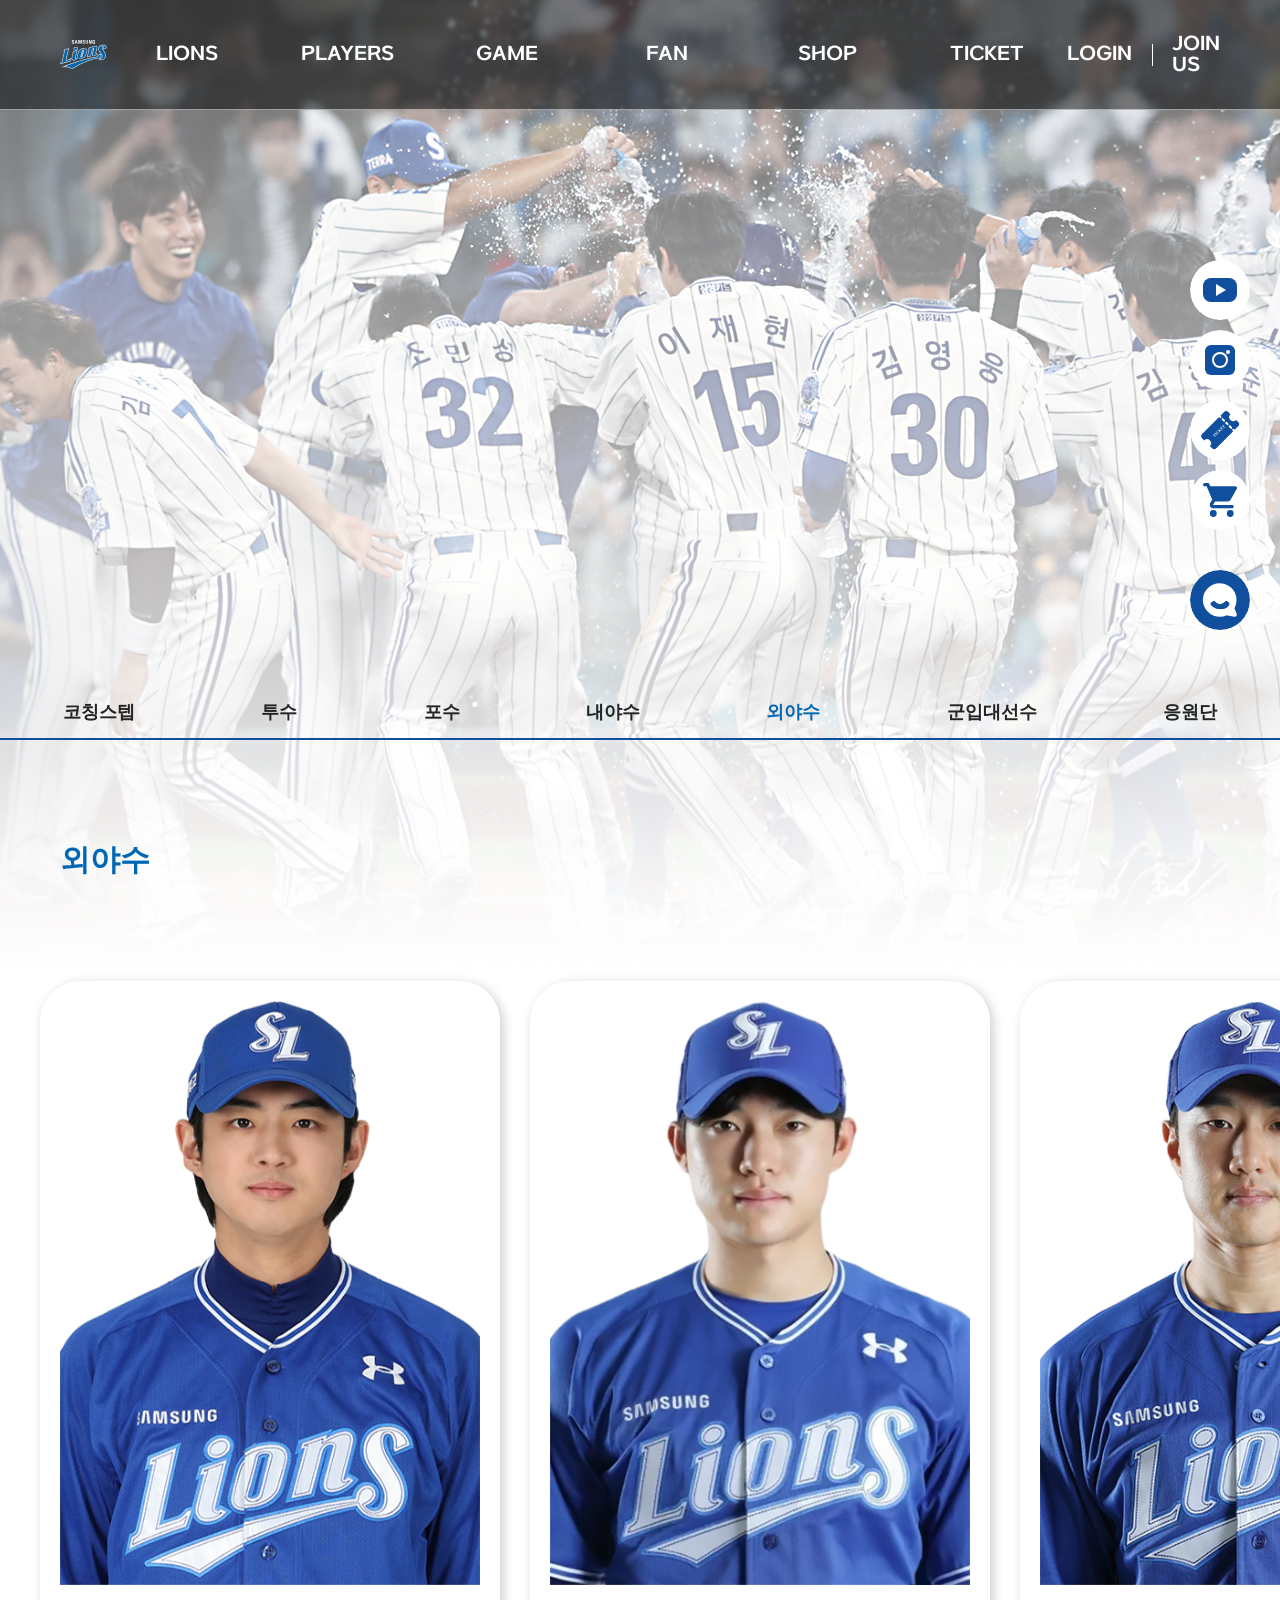
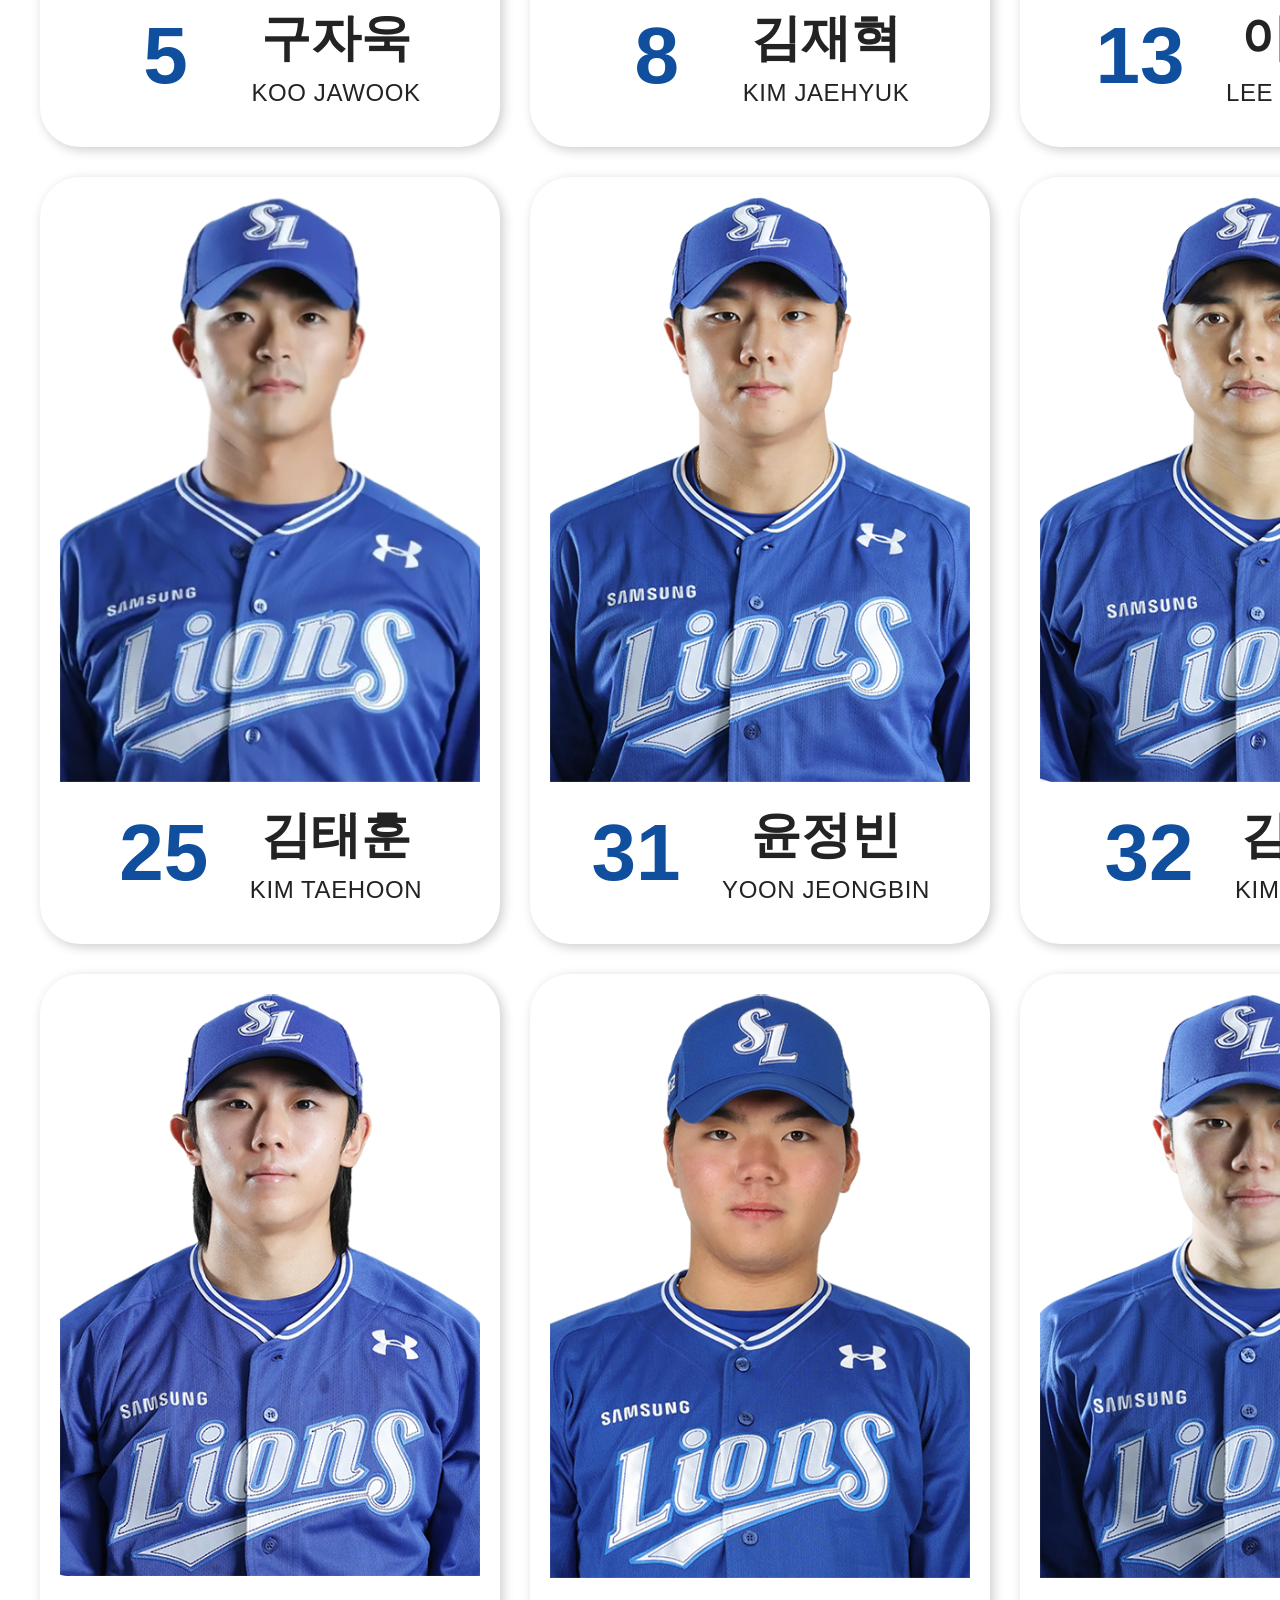
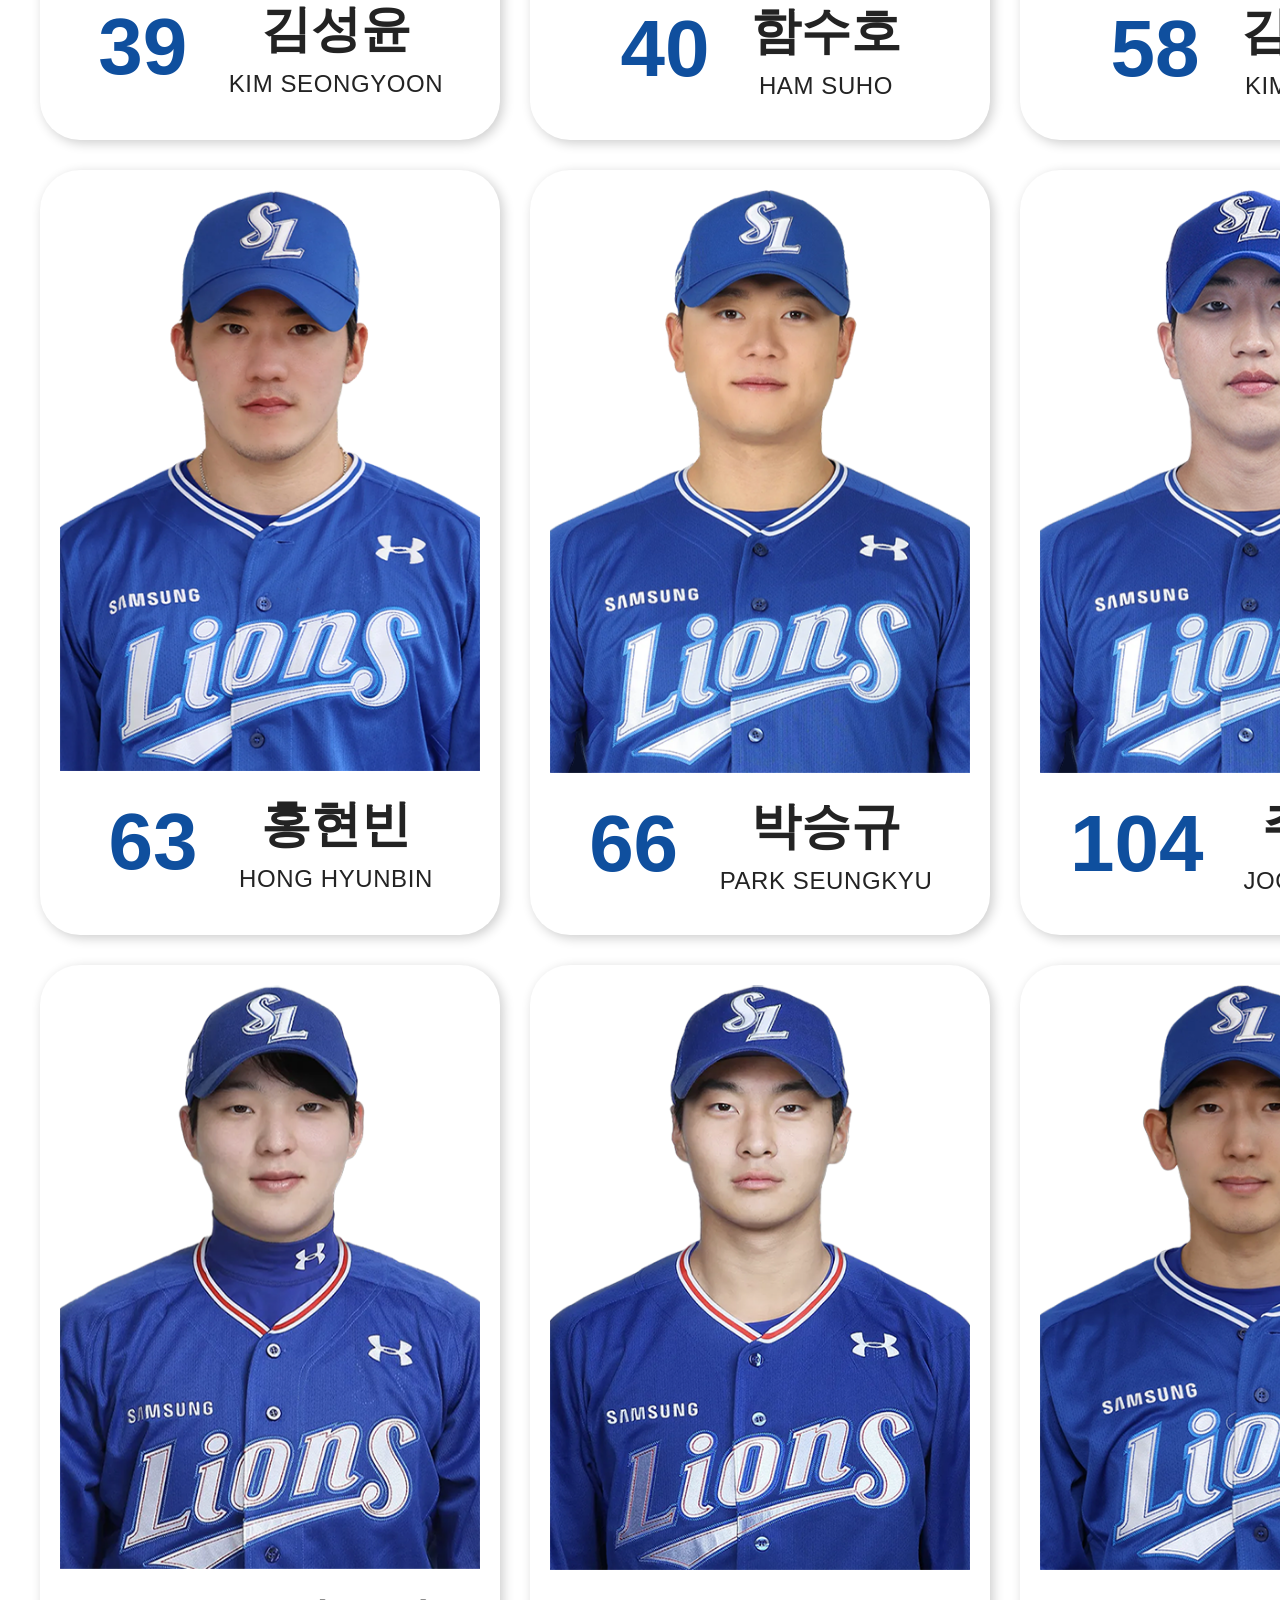
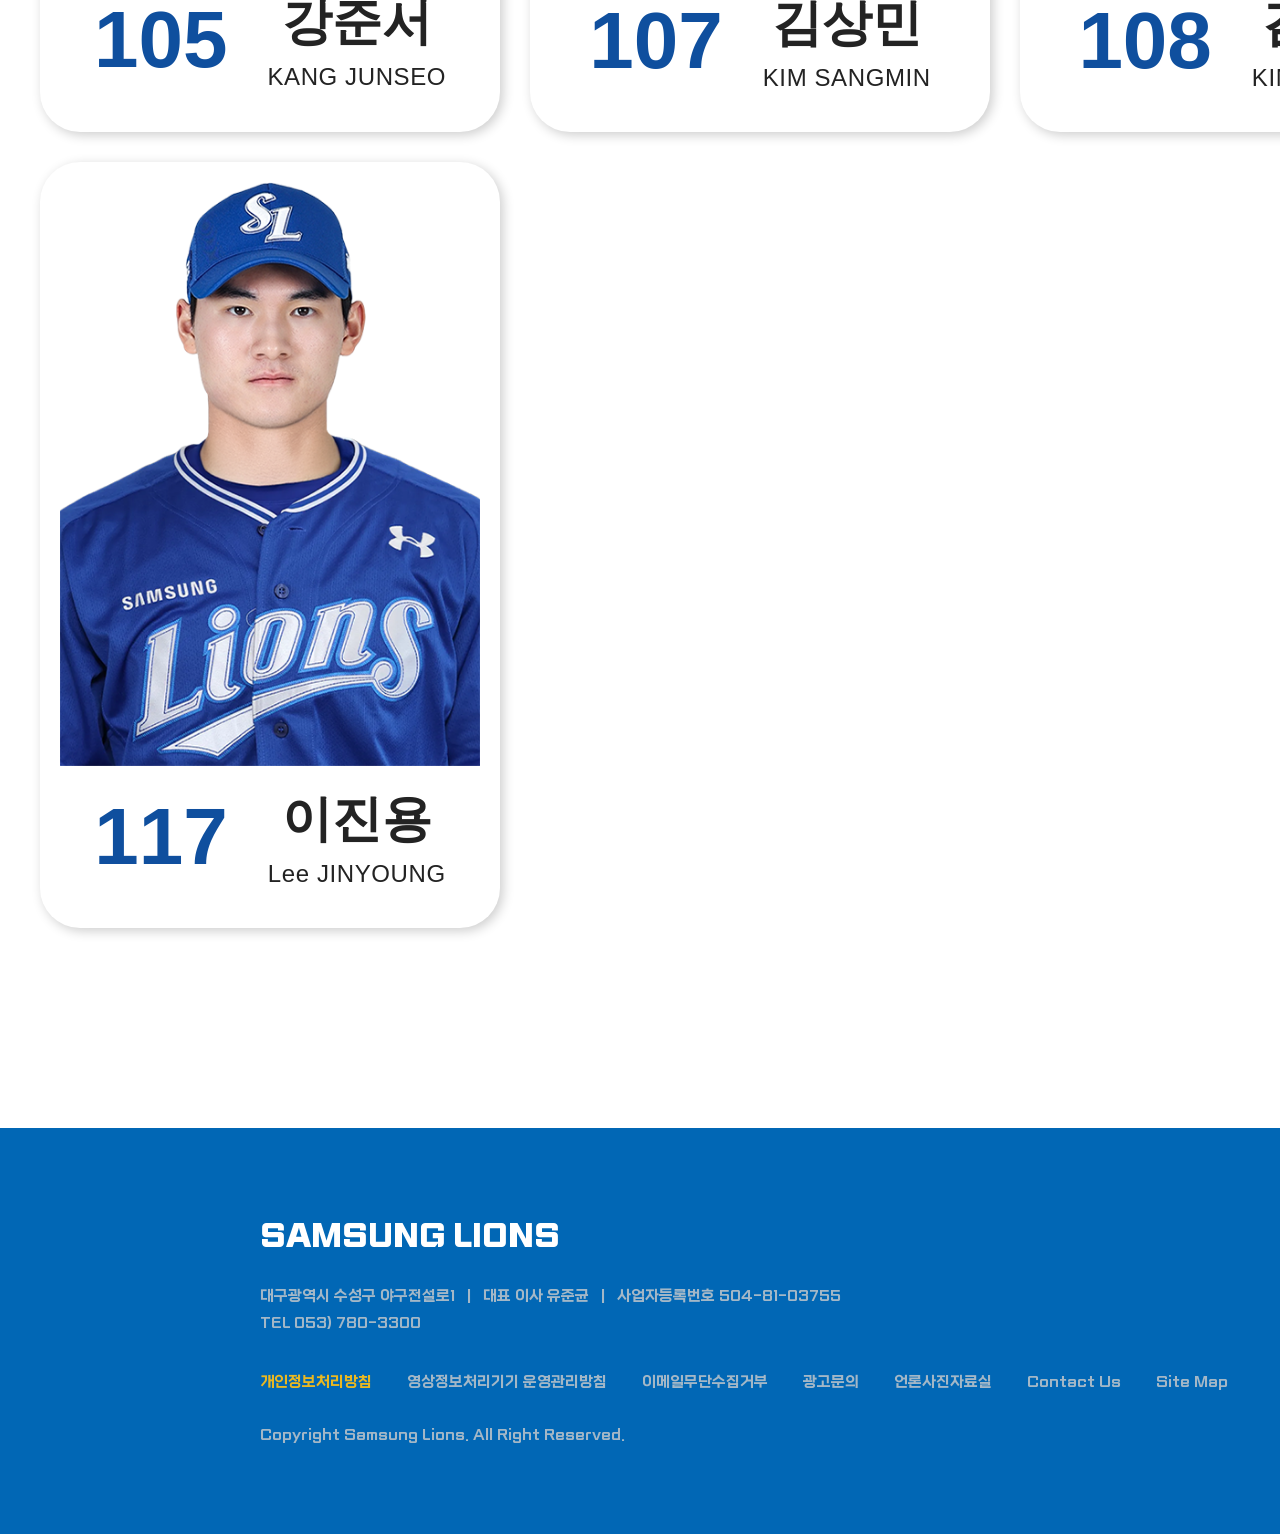
<file: index_sub1.html>
<!DOCTYPE html>
<html lang="en">
<head>
  <meta charset="UTF-8">
  <meta name="viewport" content="width=device-width, initial-scale=1.0">
  <title>삼성라이온즈</title>
  <!-- favicon -->
  <link href="./Images/favicon.png" rel="icon">

  <link rel="stylesheet" href="./CSS/reset.css">
  <link rel="stylesheet" href="./CSS/var.css">
  <link rel="stylesheet" href="./CSS/common.css">
  <link rel="stylesheet" href="./CSS/playerlist.css">
</head>
<body>
  <!-- header -->
  <header>
    <div class="inner">
      <h1>
        <a href="./index.html">
          <img src="./Images/logo.svg" alt="SAMSUNG LIONS">
        </a>
      </h1>
      <nav aria-label="Main">
        <ul class="depth1">
          <li>
            <a href="./index_sub1.html">LIONS</a>
            <ul class="depth2">
              <li><a href="./index_sub1.html">구단소개</a></li>
              <li><a href="./index_sub1.html">히스토리</a></li>
              <li><a href="./index_sub1.html">구단 CI</a></li>
              <li><a href="./index_sub1.html">GO! 라이온즈파크</a></li>
              <li><a href="./index_sub1.html">라이온즈 파트너</a></li>
            </ul>
          </li>
          <li>
            <a href="./index_sub1.html">PLAYERS</a>
            <ul class="depth2">
              <li><a href="./index_sub1.html">코칭스태프</a></li>
              <li><a href="./index_sub1.html">투수</a></li>
              <li><a href="./index_sub1.html">포수</a></li>
              <li><a href="./index_sub1.html">내야수</a></li>
              <li><a href="./index_sub1.html">외야수</a></li>
              <li><a href="./index_sub1.html">군입대선수</a></li>
              <li><a href="./index_sub1.html">응원단</a></li>
            </ul>
          </li>
          <li>
            <a href="./index_sub1.html">GAME</a>
            <ul class="depth2">
              <li><a href="./index_sub1.html">정규리그</a></li>
              <li><a href="./index_sub1.html">퓨처스리그</a></li>
            </ul>
          </li>
          <li>
            <a href="./index_sub1.html">FAN</a>
            <ul class="depth2">
              <li><a href="./index_sub1.html">라이온즈 스토리</a></li>
              <li><a href="./index_sub1.html">라이온즈 갤러리</a></li>
              <li><a href="./index_sub1.html">SNS</a></li>
              <li><a href="./index_sub1.html">월페이퍼</a></li>
              <li><a href="./index_sub1.html">팬클럽</a></li>
              <li><a href="./index_sub1.html">응원가</a></li>
            </ul>
          </li>
          <li><a href="https://samsunglionsmall.com/" target="_blank">SHOP</a></li>
          <li><a href="https://www.ticketlink.co.kr/sports/137/57" target="_blank">TICKET</a> </li>
        </ul>
        <div class="drop-bg" aria-hidden="true"></div>
      </nav>
      <div class="right">
        <ul>
          <li><a href="#none">LOGIN</a></li>
          <li><a href="#none">JOIN US</a></li>
        </ul>
      </div>
    </div>
  </header>
  <!-- //header -->

  <!-- main -->
  <main>
    <section>
      <div class="container">
        <nav>
          <ul>
            <li><a href="./index_sub1.html">코칭스텝</a></li>
            <li><a href="./index_sub1.html">투수</a></li>
            <li><a href="./index_sub1.html">포수</a></li>
            <li><a href="./index_sub1.html">내야수</a></li>
            <li><a href="./index_sub1.html" class="is-active">외야수</a></li>
            <li><a href="./index_sub1.html">군입대선수</a></li>
            <li><a href="./index_sub1.html">응원단</a></li>
          </ul>
        </nav>
        <h1>외야수</h1>
        <div class="list">
          <article class="card">
            <div class="card-img">
              <div class="thumb">
                <img src="./Images/outfielder5.png" alt="">
                <a href="./index_sub2.html" class="btn-profile">프로필</a>
              </div>
            </div>
            <div class="card-info">
              <span>5</span>
              <div class="player-name">
                <strong class="ko">구자욱</strong>
                <span class="en">KOO JAWOOK</span>
              </div>
            </div>
          </article>
          <article class="card">
            <div class="card-img">
              <div class="thumb">
                <img src="./Images/outfielder8.png" alt="">
                <a href="./index_sub2.html" class="btn-profile">프로필</a>
              </div>
            </div>
            <div class="card-info">
              <span>8</span>
              <div class="player-name">
                <strong class="ko">김재혁</strong>
                <span class="en">KIM JAEHYUK</span>
              </div>
            </div>
          </article>
          <article class="card">
            <div class="card-img">
              <div class="thumb">
                <img src="./Images/outfielder13.png" alt="">
                <a href="./index_sub2.html" class="btn-profile">프로필</a>
              </div>
            </div>
            <div class="card-info">
              <span>13</span>
              <div class="player-name">
                <strong class="ko">이성규</strong>
                <span class="en">LEE SUNGGYU</span>
              </div>
            </div>
          </article>
          <article class="card">
            <div class="card-img">
              <div class="thumb">
                <img src="./Images/outfielder25.png" alt="">
                <a href="./index_sub2.html" class="btn-profile">프로필</a>
              </div>
            </div>
            <div class="card-info">
              <span>25</span>
              <div class="player-name">
                <strong class="ko">김태훈</strong>
                <span class="en">KIM TAEHOON</span>
              </div>
            </div>
          </article>
          <article class="card">
            <div class="card-img">
              <div class="thumb">
                <img src="./Images/outfielder31.png" alt="">
                <a href="./index_sub2.html" class="btn-profile">프로필</a>
              </div>
            </div>
            <div class="card-info">
              <span>31</span>
              <div class="player-name">
                <strong class="ko">윤정빈</strong>
                <span class="en">YOON JEONGBIN</span>
              </div>
            </div>
          </article>
          <article class="card">
            <div class="card-img">
              <div class="thumb">
                <img src="./Images/outfielder32.png" alt="">
                <a href="./index_sub2.html" class="btn-profile">프로필</a>
              </div>
            </div>
            <div class="card-info">
              <span>32</span>
              <div class="player-name">
                <strong class="ko">김헌곤</strong>
                <span class="en">KIM HUNGON</span>
              </div>
            </div>
          </article>
          <article class="card">
            <div class="card-img">
              <div class="thumb">
                <img src="./Images/outfielder39.png" alt="">
                <a href="./index_sub2.html" class="btn-profile">프로필</a>
              </div>
            </div>
            <div class="card-info">
              <span>39</span>
              <div class="player-name">
                <strong class="ko">김성윤</strong>
                <span class="en">KIM SEONGYOON</span>
              </div>
            </div>
          </article>
          <article class="card">
            <div class="card-img">
              <div class="thumb">
                <img src="./Images/outfielder40.png" alt="">
                <a href="./index_sub2.html" class="btn-profile">프로필</a>
              </div>
            </div>
            <div class="card-info">
              <span>40</span>
              <div class="player-name">
                <strong class="ko">함수호</strong>
                <span class="en">HAM SUHO</span>
              </div>
            </div>
          </article>
          <article class="card">
            <div class="card-img">
              <div class="thumb">
                <img src="./Images/outfielder58.png" alt="">
                <a href="./index_sub2.html" class="btn-profile">프로필</a>
              </div>
            </div>
            <div class="card-info">
              <span>58</span>
              <div class="player-name">
                <strong class="ko">김지찬</strong>
                <span class="en">KIM JICHAN</span>
              </div>
            </div>
          </article>
          <article class="card">
            <div class="card-img">
              <div class="thumb">
                <img src="./Images/outfielder63.png" alt="">
                <a href="./index_sub2.html" class="btn-profile">프로필</a>
              </div>
            </div>
            <div class="card-info">
              <span>63</span>
              <div class="player-name">
                <strong class="ko">홍현빈</strong>
                <span class="en">HONG HYUNBIN</span>
              </div>
            </div>
          </article>
          <article class="card">
            <div class="card-img">
              <div class="thumb">
                <img src="./Images/outfielder66.png" alt="">
                <a href="./index_sub2.html" class="btn-profile">프로필</a>
              </div>
            </div>
            <div class="card-info">
              <span>66</span>
              <div class="player-name">
                <strong class="ko">박승규</strong>
                <span class="en">PARK SEUNGKYU</span>
              </div>
            </div>
          </article>
          <article class="card">
            <div class="card-img">
              <div class="thumb">
                <img src="./Images/outfielder104.png" alt="">
                <a href="./index_sub2.html" class="btn-profile">프로필</a>
              </div>
            </div>
            <div class="card-info">
              <span>104</span>
              <div class="player-name">
                <strong class="ko">주한울</strong>
                <span class="en">JOO HANWOOL</span>
              </div>
            </div>
          </article>
          <article class="card">
            <div class="card-img">
              <div class="thumb">
                <img src="./Images/outfielder105.png" alt="">
                <a href="./index_sub2.html" class="btn-profile">프로필</a>
              </div>
            </div>
            <div class="card-info">
              <span>105</span>
              <div class="player-name">
                <strong class="ko">강준서</strong>
                <span class="en">KANG JUNSEO</span>
              </div>
            </div>
          </article>
          <article class="card">
            <div class="card-img">
              <div class="thumb">
                <img src="./Images/outfielder107.png" alt="">
                <a href="./index_sub2.html" class="btn-profile">프로필</a>
              </div>
            </div>
            <div class="card-info">
              <span>107</span>
              <div class="player-name">
                <strong class="ko">김상민</strong>
                <span class="en">KIM SANGMIN</span>
              </div>
            </div>
          </article>
          <article class="card">
            <div class="card-img">
              <div class="thumb">
                <img src="./Images/outfielder108.png" alt="">
                <a href="./index_sub2.html" class="btn-profile">프로필</a>
              </div>
            </div>
            <div class="card-info">
              <span>108</span>
              <div class="player-name">
                <strong class="ko">김태근</strong>
                <span class="en">KIM TAEGEUN</span>
              </div>
            </div>
          </article>
          <article class="card">
            <div class="card-img">
              <div class="thumb">
                <img src="./Images/outfielder117.png" alt="">
                <a href="./index_sub2.html" class="btn-profile">프로필</a>
              </div>
            </div>
            <div class="card-info">
              <span>117</span>
              <div class="player-name">
                <strong class="ko">이진용</strong>
                <span class="en">Lee JINYOUNG</span>
              </div>
            </div>
          </article>
        </div>
      </div>
    </section>
  </main>

  <!-- snb -->
  <aside class="snb">
    <ul>
      <li>
        <a href="https://www.youtube.com/@lionstv1982"  class="youtube" target="_blank">youtube 바로가기</a>
      </li>

      <li>
        <a href="https://www.instagram.com/samsunglions_baseballclub/" class="instagram" target="_blank">인스타그램 바로가기</a>
      </li>

      <li>
        <a href="https://www.ticketlink.co.kr/sports/137/57" class="ticket" target="_blank">티켓예매 바로가기</a>
      </li>

      <li>
        <a href="https://samsunglionsmall.com/" class="shop" target="_blank">쇼핑몰 바로가기</a>
      </li>

      <li>
        <a href="#" class="chat">상담사 연결</a>
      </li>
    </ul>
  </aside>
  <!-- //snb -->

  <!-- footer -->
   <footer>
    <div class="footer_inner">
      <h3 class="footer_logo">SAMSUNG LIONS</h3>
      <p class="footer_info">
        대구광역시 수성구 야구전설로1&nbsp;&nbsp;&nbsp;|&nbsp;&nbsp;&nbsp;대표 이사 유준균&nbsp;&nbsp;&nbsp;|&nbsp;&nbsp;&nbsp;사업자등록번호 504-81-03755<br>
        TEL 053) 780-3300
      </p>
      <ul class="footer_links">
        <li><a href="#none">개인정보처리방침</a></li>
        <li><a href="#none">영상정보처리기기 운영관리방침</a></li>
        <li><a href="#none">이메일무단수집거부</a></li>
        <li><a href="#none">광고문의</a></li>
        <li><a href="#none">언론사진자료실</a></li>
        <li><a href="#none">Contact Us</a></li>
        <li><a href="#none">Site Map</a></li>
      </ul>
      <p class="footer_copy">Copyright Samsung Lions. All Right Reserved.</p>
    </div>
  </footer>
  <!-- //footer -->

  <script src="./js/jquery-3.7.1.min.js"></script>
  <script src="./js/common-script.js"></script>
  
</body>
</html>
</file>
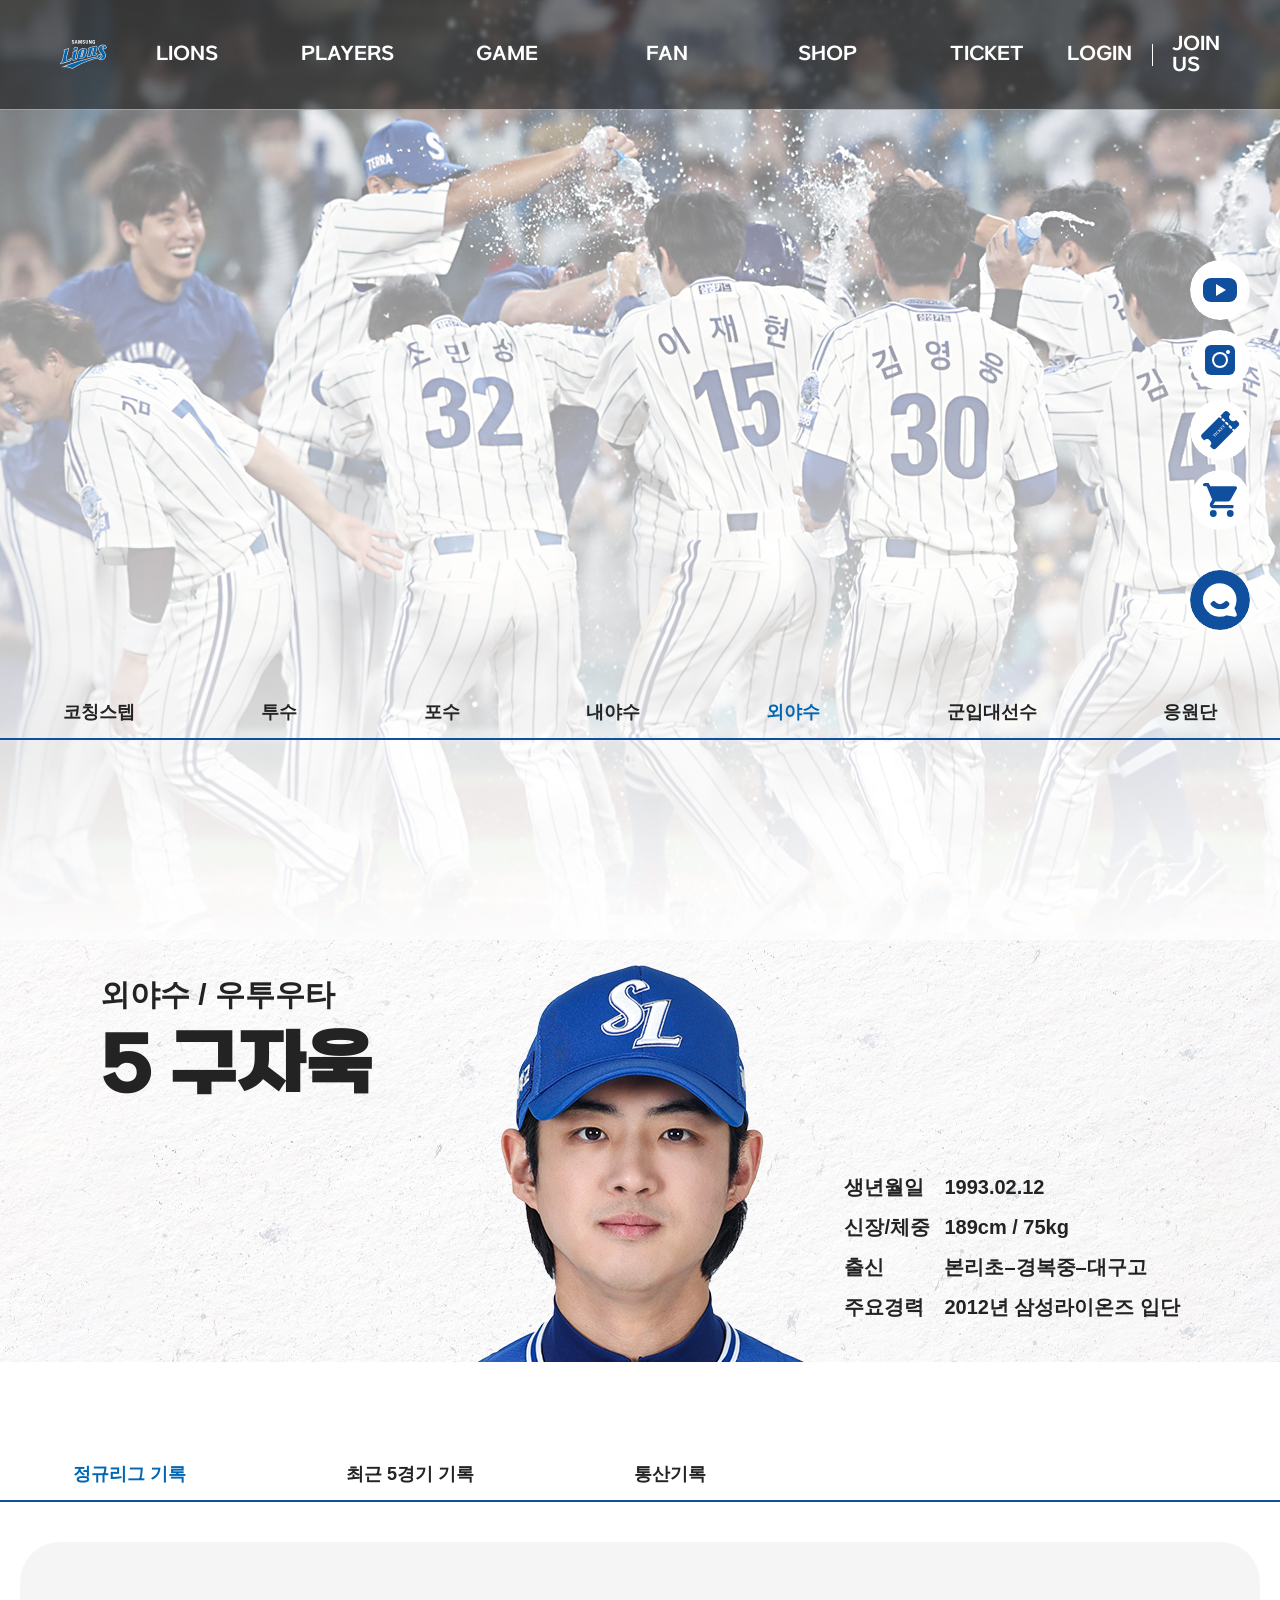
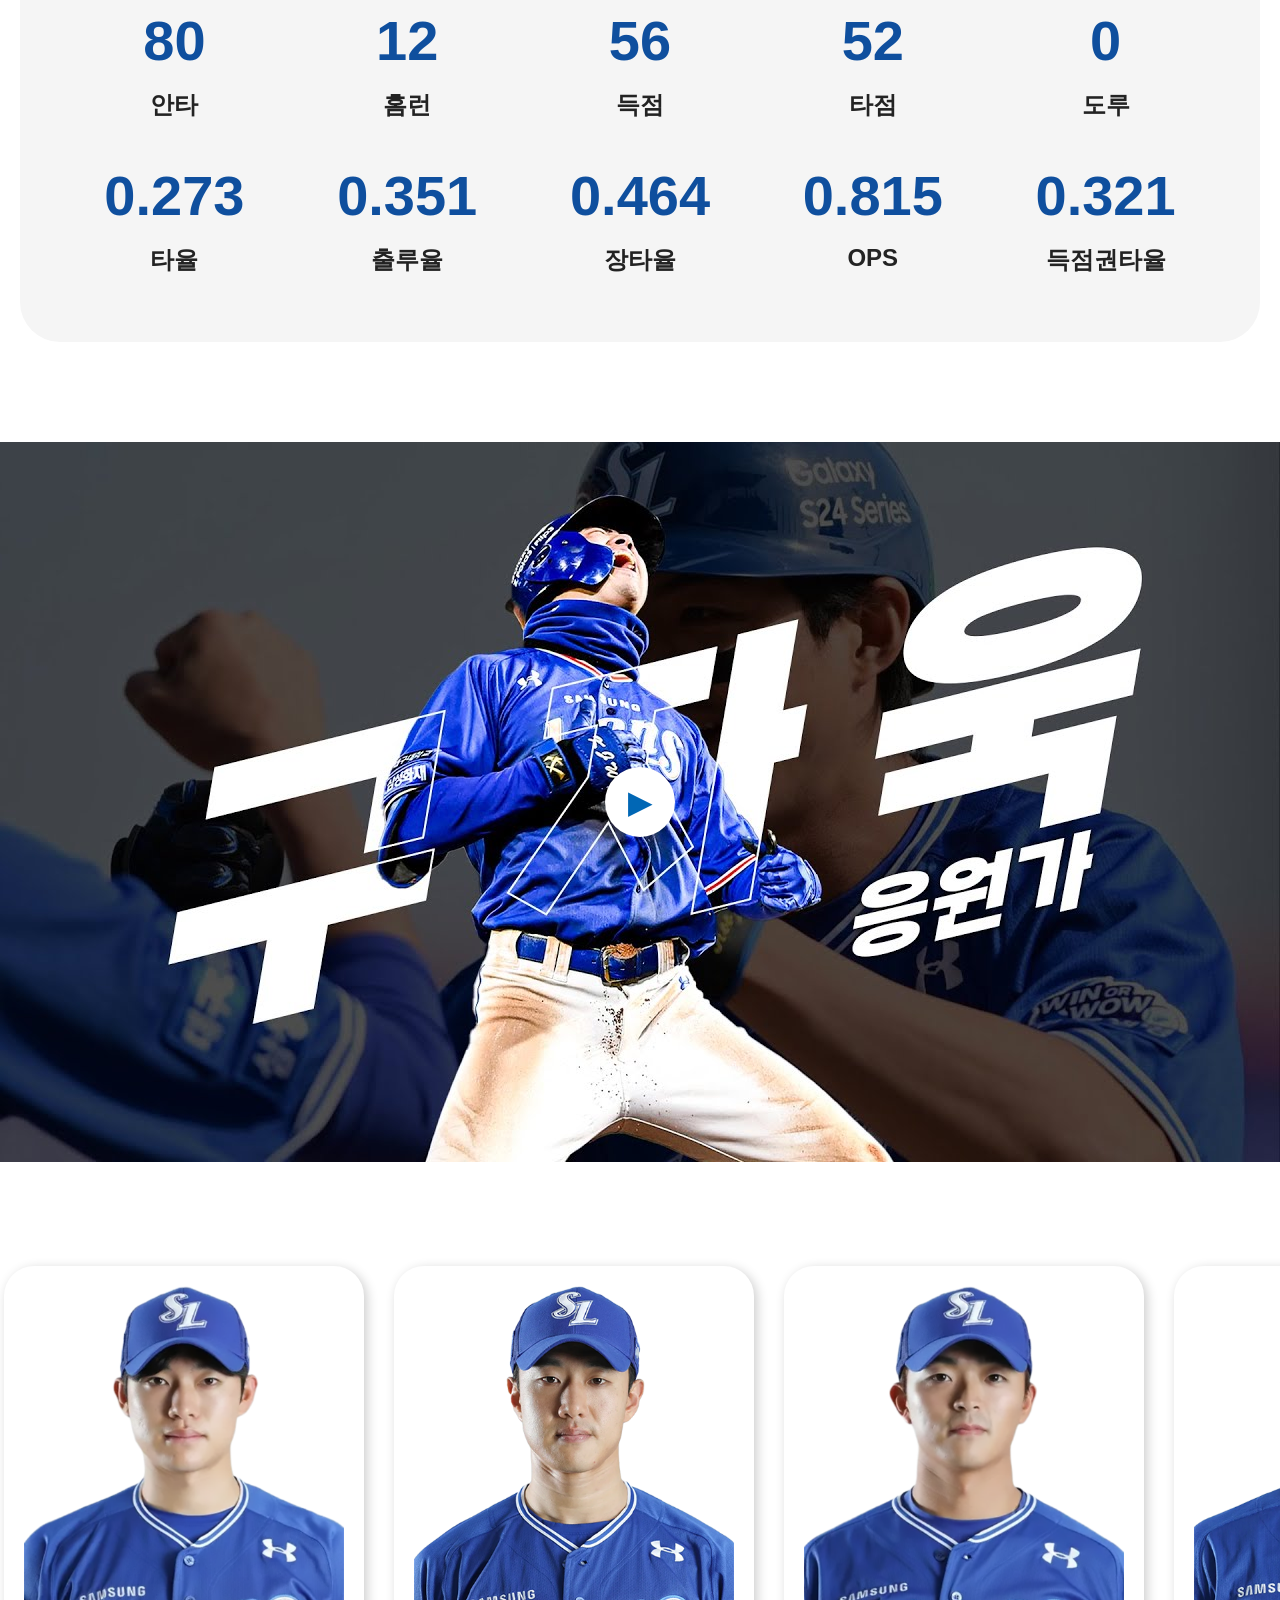
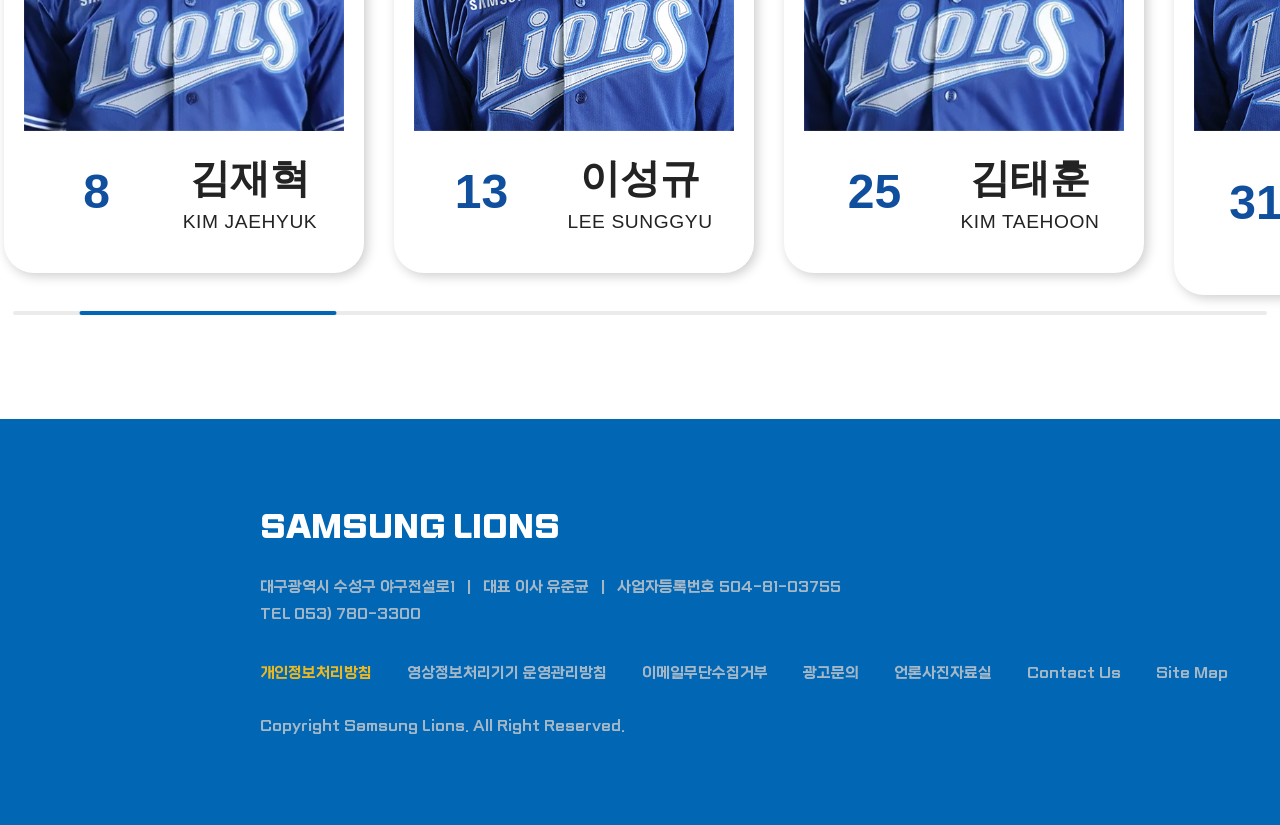
<file: index_sub2.html>
<!DOCTYPE html>
<html lang="en">
<head>
  <meta charset="UTF-8">
  <meta name="viewport" content="width=device-width, initial-scale=1.0">
  <title>삼성라이온즈</title>
  <!-- favicon -->
  <link href="./Images/favicon.png" rel="icon">

  <link rel="stylesheet" href="./CSS/swiper-bundle.min.css">

  <link rel="stylesheet" href="./CSS/reset.css">
  <link rel="stylesheet" href="./CSS/var.css">
  <link rel="stylesheet" href="./CSS/common.css">
  <link rel="stylesheet" href="./CSS/playerinfo.css">
</head>
<body>
  <!-- header -->
  <header>
    <div class="inner">
      <h1>
        <a href="./index.html">
          <img src="./Images/logo.svg" alt="SAMSUNG LIONS">
        </a>
      </h1>
      <nav aria-label="Main">
        <ul class="depth1">
          <li>
            <a href="./index_sub1.html">LIONS</a>
            <ul class="depth2">
              <li><a href="./index_sub1.html">구단소개</a></li>
              <li><a href="./index_sub1.html">히스토리</a></li>
              <li><a href="./index_sub1.html">구단 CI</a></li>
              <li><a href="./index_sub1.html">GO! 라이온즈파크</a></li>
              <li><a href="./index_sub1.html">라이온즈 파트너</a></li>
            </ul>
          </li>
          <li>
            <a href="./index_sub1.html">PLAYERS</a>
            <ul class="depth2">
              <li><a href="./index_sub1.html">코칭스태프</a></li>
              <li><a href="./index_sub1.html">투수</a></li>
              <li><a href="./index_sub1.html">포수</a></li>
              <li><a href="./index_sub1.html">내야수</a></li>
              <li><a href="./index_sub1.html">외야수</a></li>
              <li><a href="./index_sub1.html">군입대선수</a></li>
              <li><a href="./index_sub1.html">응원단</a></li>
            </ul>
          </li>
          <li>
            <a href="./index_sub1.html">GAME</a>
            <ul class="depth2">
              <li><a href="./index_sub1.html">정규리그</a></li>
              <li><a href="./index_sub1.html">퓨처스리그</a></li>
            </ul>
          </li>
          <li>
            <a href="./index_sub1.html">FAN</a>
            <ul class="depth2">
              <li><a href="./index_sub1.html">라이온즈 스토리</a></li>
              <li><a href="./index_sub1.html">라이온즈 갤러리</a></li>
              <li><a href="./index_sub1.html">SNS</a></li>
              <li><a href="./index_sub1.html">월페이퍼</a></li>
              <li><a href="./index_sub1.html">팬클럽</a></li>
              <li><a href="./index_sub1.html">응원가</a></li>
            </ul>
          </li>
          <li><a href="https://samsunglionsmall.com/" target="_blank">SHOP</a></li>
          <li><a href="https://www.ticketlink.co.kr/sports/137/57" target="_blank">TICKET</a> </li>
        </ul>
        <div class="drop-bg" aria-hidden="true"></div>
      </nav>
      <div class="right">
        <ul>
          <li><a href="#none">LOGIN</a></li>
          <li><a href="#none">JOIN US</a></li>
        </ul>
      </div>
    </div>
  </header>
  <!-- //header -->

  <!-- main -->
  <main>
    <section>
      <div class="container">
        <nav>
          <ul>
            <li><a href="./index_sub1.html">코칭스텝</a></li>
            <li><a href="./index_sub1.html">투수</a></li>
            <li><a href="./index_sub1.html">포수</a></li>
            <li><a href="./index_sub1.html">내야수</a></li>
            <li><a href="./index_sub1.html" class="is-active">외야수</a></li>
            <li><a href="./index_sub1.html">군입대선수</a></li>
            <li><a href="./index_sub1.html">응원단</a></li>
          </ul>
        </nav>
      </div>
      <div class="player-hero">
        <div class="hero-inner">
          <div class="hero-left">
            <p class="position">외야수 / 우투우타</p>
            <p class="backno">5 구자욱</p>
          </div>
          <div class="hero-right">
            <p><span>생년월일</span>1993.02.12</p>
            <p><span>신장/체중</span>189cm / 75kg</p>
            <p><span>출신</span>본리초–경복중–대구고</p>
            <p><span>주요경력</span>2012년 삼성라이온즈 입단</p>
          </div>
        </div>
      </div>

      <!-- 기록 카테고리 -->
      <div class="player-record">
        <ul class="record-tab">
          <li><a href="#" class="is-active">정규리그 기록</a></li>
          <li><a href="#">최근 5경기 기록</a></li>
          <li><a href="#">통산기록</a></li>
        </ul>
        <div class="record-panel">
          <div class="stats-card">
            <div class="metric"><b>80</b><span>안타</span></div>
            <div class="metric"><b>12</b><span>홈런</span></div>
            <div class="metric"><b>56</b><span>득점</span></div>
            <div class="metric"><b>52</b><span>타점</span></div>
            <div class="metric"><b>0</b><span>도루</span></div>
            <div class="metric"><b>0.273</b><span>타율</span></div>
            <div class="metric"><b>0.351</b><span>출루율</span></div>
            <div class="metric"><b>0.464</b><span>장타율</span></div>
            <div class="metric"><b>0.815</b><span>OPS</span></div>
            <div class="metric"><b>0.321</b><span>득점권타율</span></div>
          </div>
        </div>
      </div>  

      <!-- 응원가 -->
      <div class="player-sing">

        <button type="button" class="sing-inner audio-thumb">
          <img src="./Images/koojawook-singthumb.jpg" alt="구자욱 응원가 비주얼 썸네일">
          <span class="play-icon">▶</span>
        </button>
        <audio id="anthem-audio" preload="metadata">
          <source src="./Images/koojawook-sing.mp3" type="audio/mpeg">
        </audio>
      </div>

      <!-- 선수카드 오토슬라이드 -->
      <div class="swiper">
        <div class="swiper-wrapper">
          <!-- Slides -->
          <div class="swiper-slide">
            <article class="card">
              <div class="card-img">
                <div class="thumb">
                  <img src="./Images/outfielder5.png" alt="">
                  <a href="./index_sub2.html" class="btn-profile">프로필</a>
                </div>
              </div>
              <div class="card-info">
                <span>5</span>
                <div class="player-name">
                  <strong class="ko">구자욱</strong>
                  <span class="en">KOO JAWOOK</span>
                </div>
              </div>
            </article>
          </div>
          <div class="swiper-slide">
            <article class="card">
              <div class="card-img">
                <div class="thumb">
                  <img src="./Images/outfielder8.png" alt="">
                  <a href="./index_sub2.html" class="btn-profile">프로필</a>
                </div>
              </div>
              <div class="card-info">
                <span>8</span>
                <div class="player-name">
                  <strong class="ko">김재혁</strong>
                  <span class="en">KIM JAEHYUK</span>
                </div>
              </div>
            </article>
          </div>
          <div class="swiper-slide">
            <article class="card">
              <div class="card-img">
                <div class="thumb">
                  <img src="./Images/outfielder13.png" alt="">
                  <a href="./index_sub2.html" class="btn-profile">프로필</a>
                </div>
              </div>
              <div class="card-info">
                <span>13</span>
                <div class="player-name">
                  <strong class="ko">이성규</strong>
                  <span class="en">LEE SUNGGYU</span>
                </div>
              </div>
            </article>
          </div>
          <div class="swiper-slide">
            <article class="card">
              <div class="card-img">
                <div class="thumb">
                  <img src="./Images/outfielder25.png" alt="">
                  <a href="./index_sub2.html" class="btn-profile">프로필</a>
                </div>
              </div>
              <div class="card-info">
                <span>25</span>
                <div class="player-name">
                  <strong class="ko">김태훈</strong>
                  <span class="en">KIM TAEHOON</span>
                </div>
              </div>
            </article>
          </div>
          <div class="swiper-slide">
            <article class="card">
              <div class="card-img">
                <div class="thumb">
                  <img src="./Images/outfielder31.png" alt="">
                  <a href="./index_sub2.html" class="btn-profile">프로필</a>
                </div>
              </div>
              <div class="card-info">
                <span>31</span>
                <div class="player-name">
                  <strong class="ko">윤정빈</strong>
                  <span class="en">YOON JEONGBIN</span>
                </div>
              </div>
            </article>
          </div>
          <div class="swiper-slide">
            <article class="card">
              <div class="card-img">
                <div class="thumb">
                  <img src="./Images/outfielder32.png" alt="">
                  <a href="./index_sub2.html" class="btn-profile">프로필</a>
                </div>
              </div>
              <div class="card-info">
                <span>32</span>
                <div class="player-name">
                  <strong class="ko">김헌곤</strong>
                  <span class="en">KIM HUNGON</span>
                </div>
              </div>
            </article>
          </div>
          <div class="swiper-slide">
            <article class="card">
              <div class="card-img">
                <div class="thumb">
                  <img src="./Images/outfielder39.png" alt="">
                  <a href="./index_sub2.html" class="btn-profile">프로필</a>
                </div>
              </div>
              <div class="card-info">
                <span>39</span>
                <div class="player-name">
                  <strong class="ko">김성윤</strong>
                  <span class="en">KIM SEONGYOON</span>
                </div>
              </div>
            </article>
          </div>
          <div class="swiper-slide">
            <article class="card">
              <div class="card-img">
                <div class="thumb">
                  <img src="./Images/outfielder40.png" alt="">
                  <a href="./index_sub2.html" class="btn-profile">프로필</a>
                </div>
              </div>
              <div class="card-info">
                <span>40</span>
                <div class="player-name">
                  <strong class="ko">함수호</strong>
                  <span class="en">HAM SUHO</span>
                </div>
              </div>
            </article>
          </div>
          <div class="swiper-slide">
            <article class="card">
              <div class="card-img">
                <div class="thumb">
                  <img src="./Images/outfielder58.png" alt="">
                  <a href="./index_sub2.html" class="btn-profile">프로필</a>
                </div>
              </div>
              <div class="card-info">
                <span>58</span>
                <div class="player-name">
                  <strong class="ko">김지찬</strong>
                  <span class="en">KIM JICHAN</span>
                </div>
              </div>
            </article>
          </div>
          <div class="swiper-slide">
            <article class="card">
              <div class="card-img">
                <div class="thumb">
                  <img src="./Images/outfielder63.png" alt="">
                  <a href="./index_sub2.html" class="btn-profile">프로필</a>
                </div>
              </div>
              <div class="card-info">
                <span>63</span>
                <div class="player-name">
                  <strong class="ko">홍현빈</strong>
                  <span class="en">HONG HYUNBIN</span>
                </div>
              </div>
            </article>
          </div>
          <div class="swiper-slide">
            <article class="card">
              <div class="card-img">
                <div class="thumb">
                  <img src="./Images/outfielder66.png" alt="">
                  <a href="./index_sub2.html" class="btn-profile">프로필</a>
                </div>
              </div>
              <div class="card-info">
                <span>66</span>
                <div class="player-name">
                  <strong class="ko">박승규</strong>
                  <span class="en">PARK SEUNGKYU</span>
                </div>
              </div>
            </article>
          </div>
          <div class="swiper-slide">
            <article class="card">
              <div class="card-img">
                <div class="thumb">
                  <img src="./Images/outfielder104.png" alt="">
                  <a href="./index_sub2.html" class="btn-profile">프로필</a>
                </div>
              </div>
              <div class="card-info">
                <span>104</span>
                <div class="player-name">
                  <strong class="ko">주한울</strong>
                  <span class="en">JOO HANWOOL</span>
                </div>
              </div>
            </article>
          </div>
          <div class="swiper-slide">
            <article class="card">
              <div class="card-img">
                <div class="thumb">
                  <img src="./Images/outfielder105.png" alt="">
                  <a href="./index_sub2.html" class="btn-profile">프로필</a>
                </div>
              </div>
              <div class="card-info">
                <span>105</span>
                <div class="player-name">
                  <strong class="ko">강준서</strong>
                  <span class="en">KANG JUNSEO</span>
                </div>
              </div>
            </article>
          </div>
          <div class="swiper-slide">
            <article class="card">
              <div class="card-img">
                <div class="thumb">
                  <img src="./Images/outfielder107.png" alt="">
                  <a href="./index_sub2.html" class="btn-profile">프로필</a>
                </div>
              </div>
              <div class="card-info">
                <span>107</span>
                <div class="player-name">
                  <strong class="ko">김상민</strong>
                  <span class="en">KIM SANGMIN</span>
                </div>
              </div>
            </article>
          </div>
          <div class="swiper-slide">
            <article class="card">
              <div class="card-img">
                <div class="thumb">
                  <img src="./Images/outfielder108.png" alt="">
                  <a href="./index_sub2.html" class="btn-profile">프로필</a>
                </div>
              </div>
              <div class="card-info">
                <span>108</span>
                <div class="player-name">
                  <strong class="ko">김태근</strong>
                  <span class="en">KIM TAEGEUN</span>
                </div>
              </div>
            </article>
          </div>
          <div class="swiper-slide">
            <article class="card">
              <div class="card-img">
                <div class="thumb">
                  <img src="./Images/outfielder117.png" alt="">
                  <a href="./index_sub2.html" class="btn-profile">프로필</a>
                </div>
              </div>
              <div class="card-info">
                <span>117</span>
                <div class="player-name">
                  <strong class="ko">이진용</strong>
                  <span class="en">Lee JINYOUNG</span>
                </div>
              </div>
            </article>
          </div>
        </div>
        <!-- If we need scrollbar -->
        <div class="swiper-scrollbar"></div>
      </div> 
    </section>
  </main>
  
  <!-- snb -->
  <aside class="snb">
    <ul>
      <li>
        <a href="https://www.youtube.com/@lionstv1982"  class="youtube" target="_blank">youtube 바로가기</a>
      </li>

      <li>
        <a href="https://www.instagram.com/samsunglions_baseballclub/" class="instagram" target="_blank">인스타그램 바로가기</a>
      </li>

      <li>
        <a href="https://www.ticketlink.co.kr/sports/137/57" class="ticket" target="_blank">티켓예매 바로가기</a>
      </li>

      <li>
        <a href="https://samsunglionsmall.com/" class="shop" target="_blank">쇼핑몰 바로가기</a>
      </li>

      <li>
        <a href="#" class="chat">상담사 연결</a>
      </li>
    </ul>
  </aside>
  <!-- //snb -->

  <!-- footer -->
   <footer>
    <div class="footer_inner">
      <h3 class="footer_logo">SAMSUNG LIONS</h3>
      <p class="footer_info">
        대구광역시 수성구 야구전설로1&nbsp;&nbsp;&nbsp;|&nbsp;&nbsp;&nbsp;대표 이사 유준균&nbsp;&nbsp;&nbsp;|&nbsp;&nbsp;&nbsp;사업자등록번호 504-81-03755<br>
        TEL 053) 780-3300
      </p>
      <ul class="footer_links">
        <li><a href="#none">개인정보처리방침</a></li>
        <li><a href="#none">영상정보처리기기 운영관리방침</a></li>
        <li><a href="#none">이메일무단수집거부</a></li>
        <li><a href="#none">광고문의</a></li>
        <li><a href="#none">언론사진자료실</a></li>
        <li><a href="#none">Contact Us</a></li>
        <li><a href="#none">Site Map</a></li>
      </ul>
      <p class="footer_copy">Copyright Samsung Lions. All Right Reserved.</p>
    </div>
  </footer>
  <!-- //footer -->

  <script src="./js/swiper-bundle.min.js"></script>
  <script src="./js/jquery-3.7.1.min.js"></script>
  <script src="./js/common-script.js"></script>
  <script src="./js/playerinfo-script.js"></script>
  
</body>
</html>
</file>
<file: CSS/var.css>
:root {
  /* 컬러 */
  --brand_color1: #0167B5;
  --brand_color2: #0F4F9E;
  --point_color: #EAB821;
  --gray1: #C6C6C6;
  --gray2: #707070;
  --gray3: #CCCCCC;
  --white: #FFFFFF;
  --black: #232323;
}
</file>
<file: CSS/common.css>
/* font */
@font-face {
  font-family: 'SBAggroM';
  src: url(../Font/SBAggro/SBAggroM.ttf) format('truetype');
  font-weight: 500;
  font-style: normal;}
@font-face {
  font-family: 'esamanru';
  src: url(../Font/esamanru_TTF/esamanru_Medium.ttf) format('truetype');
  font-weight: 500;
  font-style: normal;}
@font-face {
  font-family: 'esamanru';
  src: url(../Font/esamanru_TTF/esamanru_Bold.ttf) format('truetype');
  font-weight: 700;
  font-style: normal;}

/* header */
header {
  width: 100%;
  height: 110px;
  position: absolute;
  top: 0;
  left: 0;
  background-color: rgba(0, 0, 0, 0.5);
  border-bottom: 1px solid rgba(255, 255, 255, 0.5);
  backdrop-filter: blur(2px);
  z-index: 100;
}
header .inner {
  width: 100%;
  height: 100%;
  display: flex;
  justify-content: space-between;
  align-items: center;
  padding: 0 60px;
  position: relative;
  font-family: 'SBAggroM', 'sans-serif';
  font-weight: 500;
  font-size: 1.125rem;
  color: var(--white);
}
header h1 {width: 110px;}
header h1 a,
header h1 img {
  display: block;
  width: 100%;
}
.depth1 {
  display: flex; 
  position: relative; 
  z-index: 3;
}
.depth1 > li {
  width: 160px;
  height: 110px;
  display: flex;            
  align-items: flex-end;      
  justify-content: center;     
  text-align: center;
  position: relative;
  white-space: nowrap;
}
.depth1 > li > a {
  height: 66px;
  transition:color .3s ease;
  position: relative;
}
.depth1 > li::after {
  content: "";
  position: absolute;
  left: 50%;
  bottom: 0;     
  width: 100px; 
  height: 2px;
  background: var(--point_color);
  transform: translateX(-50%) scaleX(0);
  transform-origin: center;
  opacity: 0;
  transition: transform .25s ease, opacity .25s ease;
}
.depth1 > li:has(> a:hover)::after,
.depth1 > li:has(> a:focus-visible)::after {
  transform: translateX(-50%) scaleX(1);
  opacity: 1;
} 
.depth1 > li:has(.depth2:hover)::after,
.depth1 > li:has(.depth2:focus-within)::after {
  transform: translateX(-50%) scaleX(1);
  opacity: 1;
}
.depth1 > li:has(.depth2 a:hover)::after,
.depth1 > li:has(.depth2 a:focus-visible)::after {
  transform: translateX(-50%) scaleX(1);
  opacity: 1;
}
.depth1 li a:hover,
.inner .right ul li a:hover {
  color: var(--point_color);
}
.depth1 > li:has(.depth2 li:hover) > a,
.depth1 > li:has(.depth2 li:focus) > a {
  color: var(--point_color);
}
.inner .right ul {
  display: flex;
  font-size: 1.125rem;
  gap: 40px;
}
.inner .right ul li {
  height: 110px;
  display: flex;
  justify-content: center;
  align-items: center;
  position: relative;
}
.inner .right ul li a {
  transition: color 0.3s ease;
}
.inner .right ul li:not(:first-child)::before {
  content: ''; 
  display: block;
  width: 1px;
  height: 22px;
  background-color: var(--white);
  position: absolute;
  top: 50%;
  left: -20px;
  transform: translateY(-50%);
}
.depth2 {
  position: absolute;
  top: 110px;
  display: block;     
  opacity: 0; 
  visibility: hidden; 
  transition: opacity .3s ease;
  z-index: 3;
}
.depth2 li {
  width: 160px;
  height: 68px;
  line-height: 68px;
}
.drop-bg {
  position: absolute; 
  left: 0; 
  right: 0;
  top: 110px; 
  height: 0; 
  background: rgba(0,0,0,0.3);
  backdrop-filter: blur(2px);
  transition: height .3s ease;
  z-index: 2;
  pointer-events: none;
}
nav.open .drop-bg {
  height: calc(100svh - 110px);
  pointer-events: auto; 
} 
nav.open .depth2 {
  opacity : 1;
  visibility: visible; 
}
/* snb */
.snb {
  position: fixed;
  top: 50%;
  right: 30px;
  transform: translateY(-50%);
  z-index: 1000;
  text-indent: -9999rem;
  background-repeat: no-repeat;
  background-position: 0 0;
  background-size: cover;
}
.snb ul li {margin-bottom: 10px;}
.snb ul a {
  position: relative;
  display: block;
  width: 60px;
  height: 60px;
  border-radius: 50%;
  background-size: cover;
  background-repeat: no-repeat;}
.snb ul a.youtube {background-image: url(../Images/ico_youtube.svg);}
.snb ul a.instagram {background-image: url(../Images/ico_instagram.svg);}
.snb ul a.ticket {background-image: url(../Images/ico_ticket.svg);}
.snb ul a.shop {background-image: url(../Images/ico_shop.svg);}
.snb ul a.chat {background-image: url(../Images/ico_chat.svg);}
.snb ul li:nth-child(5) {margin-top: 40px;}
.snb ul a::before {
  content: "";
  position: absolute;
  display: block;
  top: 0;
  left: 0;
  width: 100%;
  height: 100%;
  border-radius: 50%;
  border: 3px solid var(--point_color);
  opacity: 0;
  box-sizing: border-box;
  z-index: 1;}
.snb ul a:hover::before {opacity: 1;}

/* footer */
footer {
  width: 100%;
  /* height: 400px; */
  background-color: var(--brand_color1);
  color: rgba(204, 204, 204, 0.8);
  font-family: 'esamanru', 'sans-serif';
  font-weight: 500;
}
.footer_inner {padding: 90px 0 90px 260px;}
.footer_logo {
  font-size: 30px;
  font-weight: 700;
  margin-bottom: 30px;
  color: var(--white);
}
.footer_info {
  font-size: 15px;
  line-height: 1.8;
  margin-bottom: 36px;
}
.footer_links {
  display: flex;
  flex-wrap: wrap;
  gap: 35px;
  margin-bottom: 35px;
  font-size: 15px;
}
.footer_links a:hover {color:var(--point_color);}
.footer_links li:first-child a {color: var(--point_color);}
.footer_copy {font-size: 15px;}
</file>
<file: CSS/playerlist.css>
/* main */
section {
  background: url(../Images/background-img.jpg);
  font-family: "Nanum Gothic", sans-serif;
}
section .container {
  max-width: 1440px; 
  padding-top: 700px;
  margin: 0 auto 200px;
}
.container > nav {
  margin-bottom: 100px;
}
.container > nav ul {
  display: flex; 
  justify-content: space-around;
  border-bottom: 2px solid var(--brand_color2); 
}
.container > nav a {
  display: block;
  font-size: 1.125rem;
  font-weight: 700;
  color: var(--black);
  margin-bottom: 14px;
  transition: 0.3s ease; 
}
.container > nav a:hover {color: var(--brand_color1);}
.container > nav a.is-active {color: var(--brand_color1);
}
.container > h1 {
  font-size: 1.875rem;
  font-weight: 800; 
  color:var(--brand_color1);
  margin-bottom: 100px;
  padding-left: 60px;
}
.list {
  display: grid; 
  gap: 30px;
  grid-template-columns: repeat(3, 1fr);
  padding: 0 40px;
}
.card {
  width: 460px;
  background-color: var(--white);
  border-radius: 40px; 
  overflow: hidden;
  box-shadow: 3px 3px 12px rgba(0,0,0,.2);
}
.card-img {position: relative;}
.card-img .thumb { 
  position: relative; 
  display: block; 
}
.card-img .thumb::after {
  content: "";
  position: absolute; 
  inset: 0;
  background:rgba(255,255,255,0.06);
  backdrop-filter:blur(8px); 
  opacity: 0; 
  transition: opacity 0.4s ease;
}
.btn-profile {
  width: 220px;
  height: 65px;
  font-size: 1.25rem;
  font-weight: 700;
  position: absolute; 
  left: 50%; 
  top: 50%;
  transform: translate(-50%,-50%) scale(.96);
  opacity: 0; 
  transition: opacity 0.4s ease, transform 0.4s ease, background-color 0.4s ease, color 0.4s ease;
  display: inline-flex; 
  align-items: center; 
  justify-content: center;
  color: var(--brand_color2);
  border-radius: 20px;
  background-color: var(--white);
  z-index: 9;
}
.btn-profile:hover {
  color: var(--white);
  background-color: var(--brand_color2);
}
.card:hover .thumb::after,
.card:focus-within .thumb::after{ opacity:1; }
.card:hover .btn-profile,
.card:focus-within .btn-profile{
  opacity:1; transform:translate(-50%,-50%) scale(1);
}
.card-img img {
  display: block;
  margin: 0 auto;
  max-height:100%; width:auto;            
  object-fit:contain;
  padding: 20px 20px 0 20px;
}
.card-info {
  display: flex;
  justify-content: center;
  align-items: center;
  gap: 40px; 
  margin: 20px 36px 40px;
}
.card-info > span {    
  font-size: 5rem;
  font-weight: 800;
  color: var(--brand_color2);            
  line-height: 1; 
  min-width: 92px;
  text-align: center;
}
.player-name {
  display: flex; 
  flex-direction: column; 
  text-align: center;
  gap: 7px;
}
.player-name .ko {
  font-size: 3.125rem;
  font-weight: 700; 
  color: var(--black);
}
.player-name .en {
  font-size: 1.5rem; 
  letter-spacing:.6px; 
  color: var(--black);
}
</file>
<file: CSS/playerinfo.css>
html { overflow-x: clip; }
/* 카테고리 */
section {
  background: url(../Images/background-img.jpg);
  font-family: "Nanum Gothic", sans-serif;
}
section .container {
  max-width: 1440px; 
  padding-top: 700px;
  margin: 0 auto 200px;
}
.container > nav {
  margin-bottom: 100px;
}
.container > nav ul {
  display: flex; 
  justify-content: space-around;
  border-bottom: 2px solid var(--brand_color2); 
}
.container > nav a {
  display: block;
  font-size: 1.125rem;
  font-weight: 700;
  color: var(--black);
  margin-bottom: 14px;
  transition: 0.3s ease; 
}
.container > nav a:hover {color: var(--brand_color1);}
.container > nav a.is-active {color: var(--brand_color1);
}

/* 선수정보 */
.player-hero {
  width: 100%;
  height: 422px;
  background: url(../Images/koojawook-banner.jpg) center/cover no-repeat;
}
.player-hero .hero-inner {
  max-width: 1440px;
  height: 100%;
  margin:0 auto;
  display: flex;
  color: var(--black);
  position: relative;
}
.player-hero .hero-inner .hero-left {
  position: absolute;
  top: 35px;
  left: 100px;
}
.player-hero .position {
  font-size: 1.875rem;
  font-weight: 700;
  margin-bottom: 10px;
}
.player-hero .backno {
  font-family: 'SBAggroM', 'sans-serif';
  font-size: 4.5rem;
  font-weight: 700;
}
.player-hero .hero-inner .hero-right {
  position: absolute;
  bottom: 35px;
  right: 100px;
  font-size: 1.25rem;
  font-weight: 700;
  line-height: 40px;
}
.player-hero .hero-inner .hero-right span {
  display: inline-block;
  width: 100px;
}

/* 기록 카테고리 */
.player-record {
  max-width: 1440px; 
  padding-top: 100px;
  margin: 0 auto;
}
.record-tab {
  display:flex; 
  gap: 160px;
  padding: 0 0 14px 73px; 
  border-bottom: 2px solid var(--brand_color2);
}
.record-tab a {
  font-size: 1.125rem;
  font-weight: 700;
  color: var(--black);
}
.record-tab a.is-active{color:var(--brand_color1);}
.record-tab a:hover {color:var(--brand_color1);}
.record-panel {margin-top: 40px;}
.stats-card {
  padding: 50px;
  display:grid; 
  grid-template-columns:repeat(5,1fr); 
  gap: 10px 24px;
  background-color: #F5F5F5;
  border-radius: 40px; 
  margin: 0 20px;
}
.metric {
  text-align: center; 
  padding: 16px 8px;
}
.metric b {
  display:block; 
  color:var(--brand_color2); 
  font-size: 3.5rem;
  font-weight: 800;
}
.metric span {
  display: block; 
  margin-top: 16px; 
  font-size: 1.5rem;
  font-weight: 700;
  color:var(--black);
}
/* 썸네일 카드 */
.player-sing {
  max-width: 1440px; 
  padding-top: 100px;
  margin: 0 auto;
}
.player-sing .sing-inner {
  overflow: hidden;
  display: block;
  position: relative;
  margin: 0 auto;
}
.player-sing img {
  width: 100%;
  height: 100%;
  object-fit: contain;      
  object-position: center;
} 
.audio-thumb .play-icon {
  position: absolute;
  left: 50%;
  top: 50%;
  transform: translate(-50%,-50%);
  font-size: 2rem;
  background: var(--white);
  color: var(--brand_color1);
  border-radius: 50%;
  width: 70px;
  height: 70px;
  display: flex;
  align-items: center;
  justify-content: center;
  transition: transform 0.3s ease; 
}
.audio-thumb:hover .play-icon {
  transform:translate(-50%,-50%) scale(1.06);}
.audio-thumb.is-playing .play-icon {
  content:"❚❚"; 
}
/* 선수카드 슬라이드 */
.swiper {
  max-width: 1440px;
  margin: 100px auto;         
  padding: 4px 4px 24px;     
  overflow: visible;        
}
.swiper-slide {
  width: 360px;
  height: auto;
} 
.swiper-scrollbar {background:rgba(0,0,0,.08);}
.swiper-scrollbar-drag {background:var(--brand_color1);}
.swiper-wrapper {transition-timing-function: linear !important;}
/* card */
.card {
  width: 360px;
  background-color: var(--white);
  border-radius: 30px; 
  overflow: hidden;
  box-shadow: 3px 3px 12px rgba(0,0,0,0.2);
}
.card-img {position: relative;}
.card-img .thumb { 
  position: relative; 
  display: block; 
}
.card-img .thumb::after {
  content: "";
  position: absolute; 
  inset: 0;
  background:rgba(255,255,255,0.06);
  backdrop-filter:blur(8px); 
  opacity: 0; 
  transition: opacity 0.4s ease;
}
.btn-profile {
  width: 220px;
  height: 65px;
  font-size: 1.25rem;
  font-weight: 700;
  position: absolute; 
  left: 50%; 
  top: 50%;
  transform: translate(-50%,-50%) scale(.96);
  opacity: 0; 
  transition: opacity 0.4s ease, transform 0.4s ease, background-color 0.4s ease, color 0.4s ease;
  display: inline-flex; 
  align-items: center; 
  justify-content: center;
  color: var(--brand_color2);
  border-radius: 20px;
  background-color: var(--white);
  z-index: 9;
}
.btn-profile:hover {
  color: var(--white);
  background-color: var(--brand_color2);
}
.card:hover .thumb::after,
.card:focus-within .thumb::after{ opacity:1; }
.card:hover .btn-profile,
.card:focus-within .btn-profile{
  opacity:1; transform:translate(-50%,-50%) scale(1);
}
.card-img img {
  display: block;
  margin: 0 auto;
  max-height:100%; width:auto;            
  object-fit:contain;
  padding: 20px 20px 0 20px;
}
.card-info {
  display: flex;
  justify-content: center;
  align-items: center;
  gap: 40px; 
  margin: 20px 36px 40px;
}
.card-info > span {    
  font-size: 3rem;
  font-weight: 800;
  color: var(--brand_color2);            
  line-height: 1; 
  min-width: 92px;
  text-align: center;
}
.player-name {
  display: flex; 
  flex-direction: column; 
  text-align: center;
  gap: 5px;
}
.player-name .ko {
  font-size: 2.5rem;
  font-weight: 700; 
  color: var(--black);
}
.player-name .en {
  font-size: 1.2rem; 
  letter-spacing:.6px; 
  color: var(--black);
}
</file>
